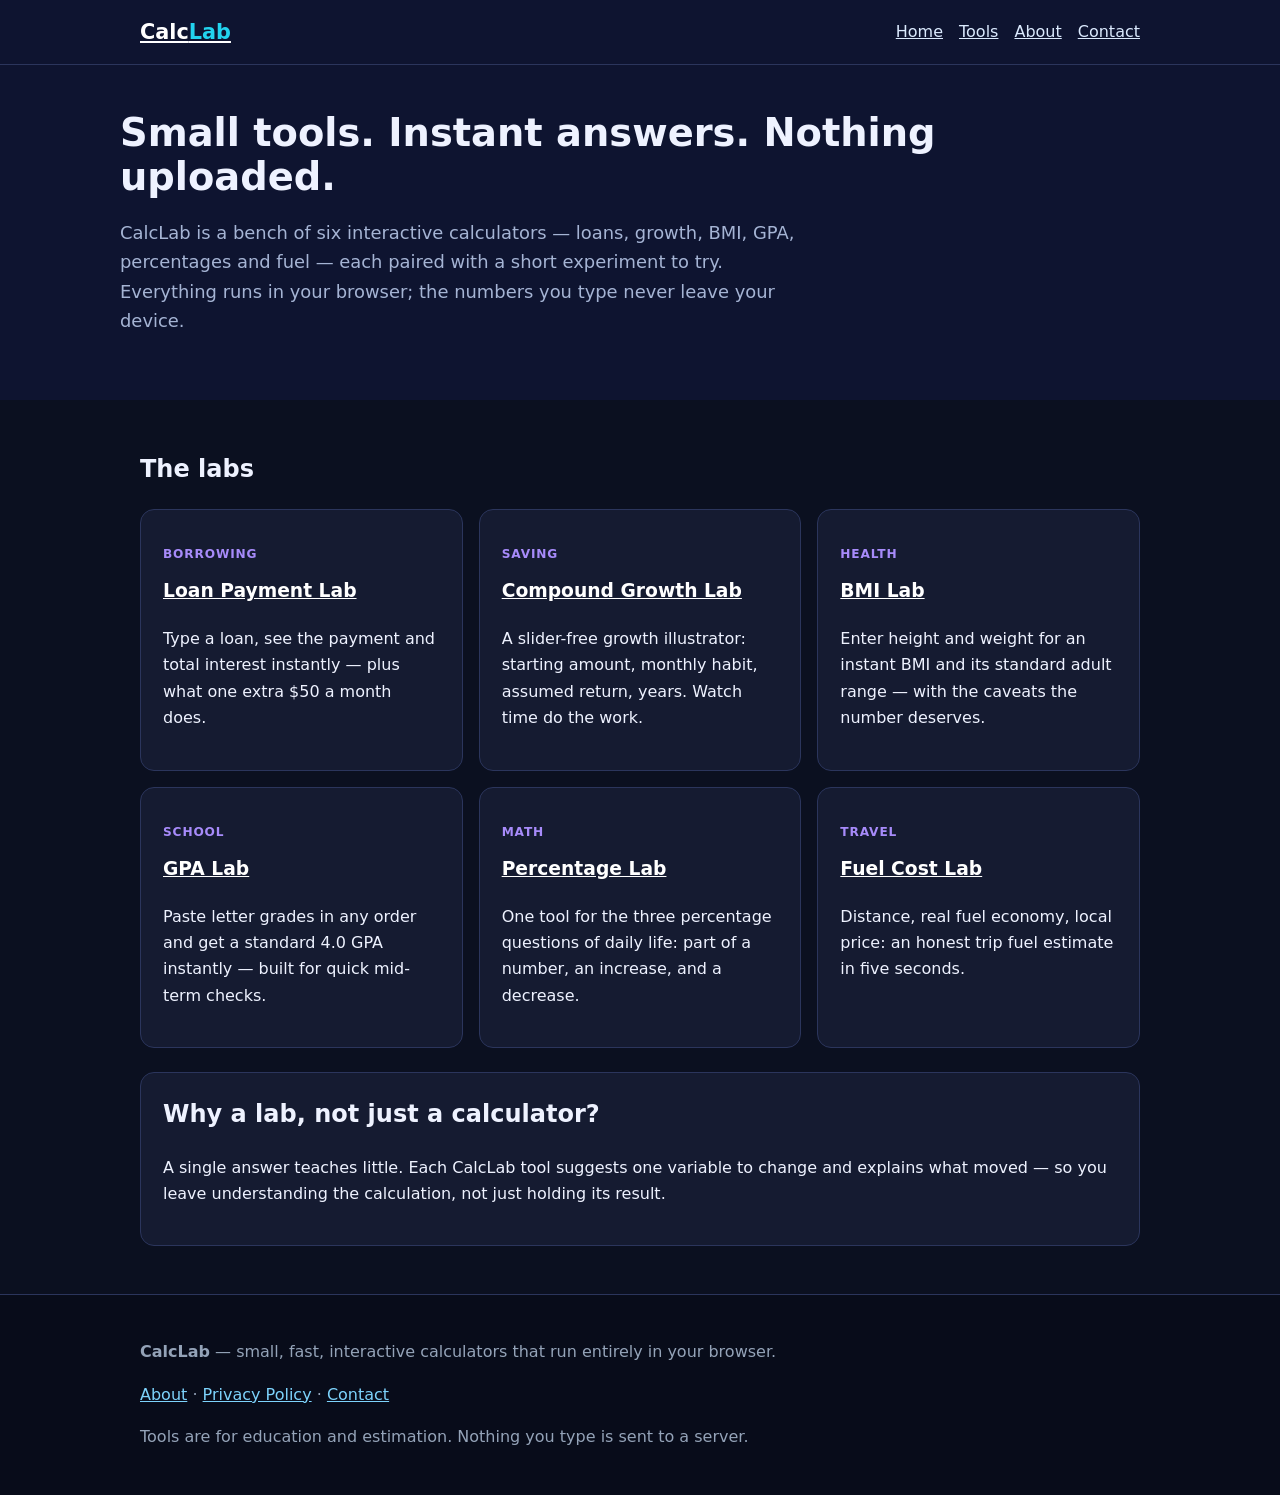
<file: index.html>
<!doctype html><html lang="en"><head><meta charset="utf-8"><meta name="viewport" content="width=device-width,initial-scale=1">
<title>Interactive Calculators That Teach as They Compute | CalcLab</title><meta name="description" content="Six browser-based interactive tools — loan payment, compound growth, BMI, GPA, percentage and fuel cost — each with a guided experiment.">
<meta property="og:title" content="Interactive Calculators That Teach as They Compute"><meta property="og:description" content="Six browser-based interactive tools — loan payment, compound growth, BMI, GPA, percentage and fuel cost — each with a guided experiment.">
<link rel="stylesheet" href="style.css"></head><body>
<header><div class="wrap"><div class="nav"><a class="logo" href="index.html">Calc<span>Lab</span></a><nav><a href="index.html">Home</a><a href="index.html#tools">Tools</a><a href="about.html">About</a><a href="contact.html">Contact</a></nav></div></div></header>
<div style="background:#0e1430"><div class="wrap hero"><h1>Small tools. Instant answers. Nothing uploaded.</h1><p>CalcLab is a bench of six interactive calculators — loans, growth, BMI, GPA, percentages and fuel — each paired with a short experiment to try. Everything runs in your browser; the numbers you type never leave your device.</p></div></div>
<main><div class="wrap"><section id="tools"><h2>The labs</h2><div class="grid"><div class="card"><p class="tag">Borrowing</p><h3><a href="tools/loan-payment-lab.html">Loan Payment Lab</a></h3><p>Type a loan, see the payment and total interest instantly — plus what one extra $50 a month does.</p></div>
<div class="card"><p class="tag">Saving</p><h3><a href="tools/compound-growth-lab.html">Compound Growth Lab</a></h3><p>A slider-free growth illustrator: starting amount, monthly habit, assumed return, years. Watch time do the work.</p></div>
<div class="card"><p class="tag">Health</p><h3><a href="tools/bmi-lab.html">BMI Lab</a></h3><p>Enter height and weight for an instant BMI and its standard adult range — with the caveats the number deserves.</p></div>
<div class="card"><p class="tag">School</p><h3><a href="tools/gpa-lab.html">GPA Lab</a></h3><p>Paste letter grades in any order and get a standard 4.0 GPA instantly — built for quick mid-term checks.</p></div>
<div class="card"><p class="tag">Math</p><h3><a href="tools/percentage-lab.html">Percentage Lab</a></h3><p>One tool for the three percentage questions of daily life: part of a number, an increase, and a decrease.</p></div>
<div class="card"><p class="tag">Travel</p><h3><a href="tools/fuel-cost-lab.html">Fuel Cost Lab</a></h3><p>Distance, real fuel economy, local price: an honest trip fuel estimate in five seconds.</p></div></div></section>
<section class="card" style="margin-top:24px"><h2 style="margin-top:0">Why a lab, not just a calculator?</h2><p>A single answer teaches little. Each CalcLab tool suggests one variable to change and explains what moved — so you leave understanding the calculation, not just holding its result.</p></section></div></main>
<footer><div class="wrap"><p><strong>CalcLab</strong> — small, fast, interactive calculators that run entirely in your browser.</p><p><a href="about.html">About</a> · <a href="privacy.html">Privacy Policy</a> · <a href="contact.html">Contact</a></p><p>Tools are for education and estimation. Nothing you type is sent to a server.</p></div></footer>
<script src="script.js"></script></body></html>
</file>
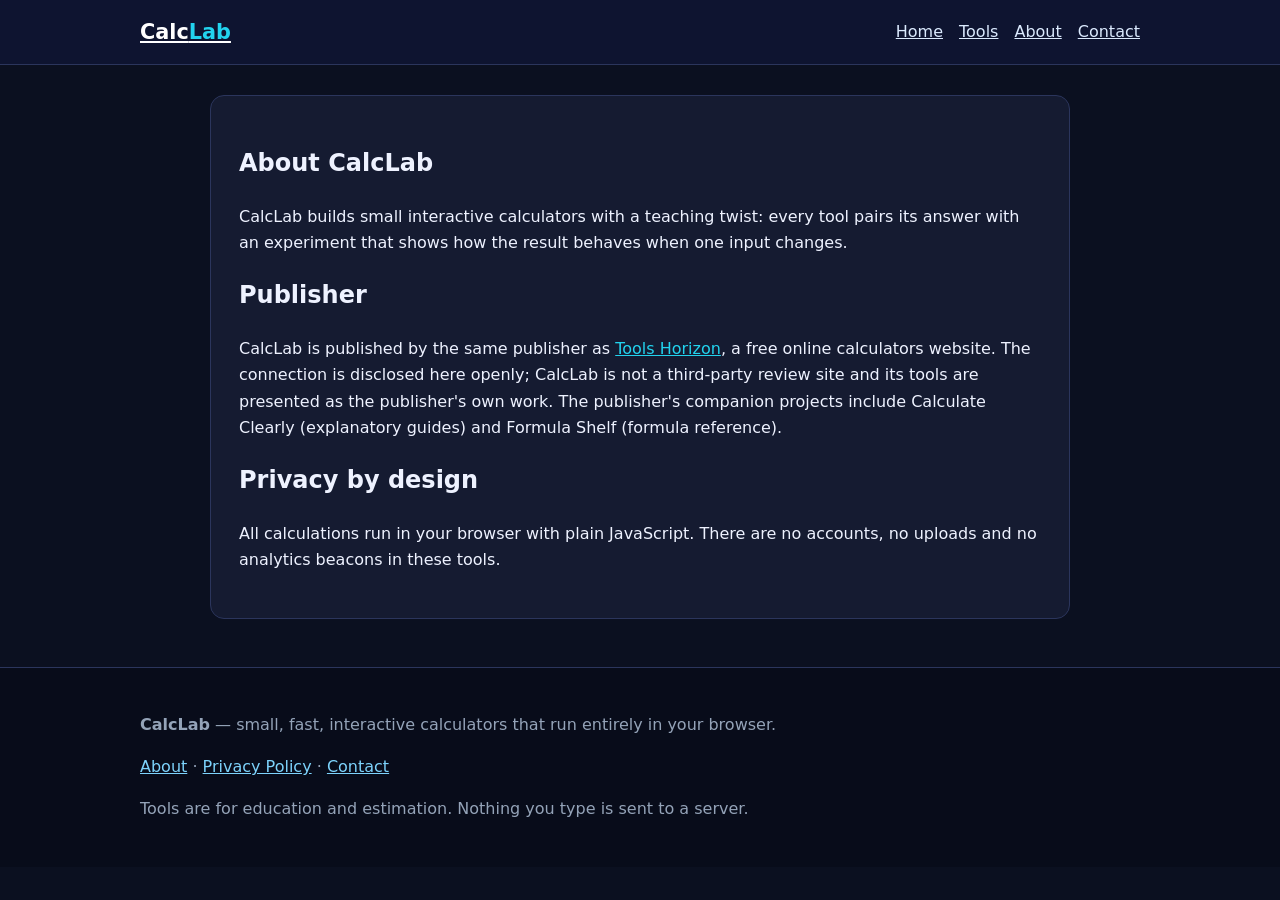
<file: about.html>
<!doctype html><html lang="en"><head><meta charset="utf-8"><meta name="viewport" content="width=device-width,initial-scale=1">
<title>About CalcLab | CalcLab</title><meta name="description" content="About CalcLab — interactive calculator tools and who publishes them.">
<meta property="og:title" content="About CalcLab"><meta property="og:description" content="About CalcLab — interactive calculator tools and who publishes them.">
<link rel="stylesheet" href="style.css"></head><body>
<header><div class="wrap"><div class="nav"><a class="logo" href="index.html">Calc<span>Lab</span></a><nav><a href="index.html">Home</a><a href="index.html#tools">Tools</a><a href="about.html">About</a><a href="contact.html">Contact</a></nav></div></div></header>
<main><div class="wrap"><article><h1>About CalcLab</h1><p>CalcLab builds small interactive calculators with a teaching twist: every tool pairs its answer with an experiment that shows how the result behaves when one input changes.</p><h2>Publisher</h2><p>CalcLab is published by the same publisher as <a href="https://toolshorizon.com/" rel="noopener" target="_blank">Tools Horizon</a>, a free online calculators website. The connection is disclosed here openly; CalcLab is not a third-party review site and its tools are presented as the publisher's own work. The publisher's companion projects include Calculate Clearly (explanatory guides) and Formula Shelf (formula reference).</p><h2>Privacy by design</h2><p>All calculations run in your browser with plain JavaScript. There are no accounts, no uploads and no analytics beacons in these tools.</p></article></div></main>
<footer><div class="wrap"><p><strong>CalcLab</strong> — small, fast, interactive calculators that run entirely in your browser.</p><p><a href="about.html">About</a> · <a href="privacy.html">Privacy Policy</a> · <a href="contact.html">Contact</a></p><p>Tools are for education and estimation. Nothing you type is sent to a server.</p></div></footer>
<script src="script.js"></script></body></html>
</file>
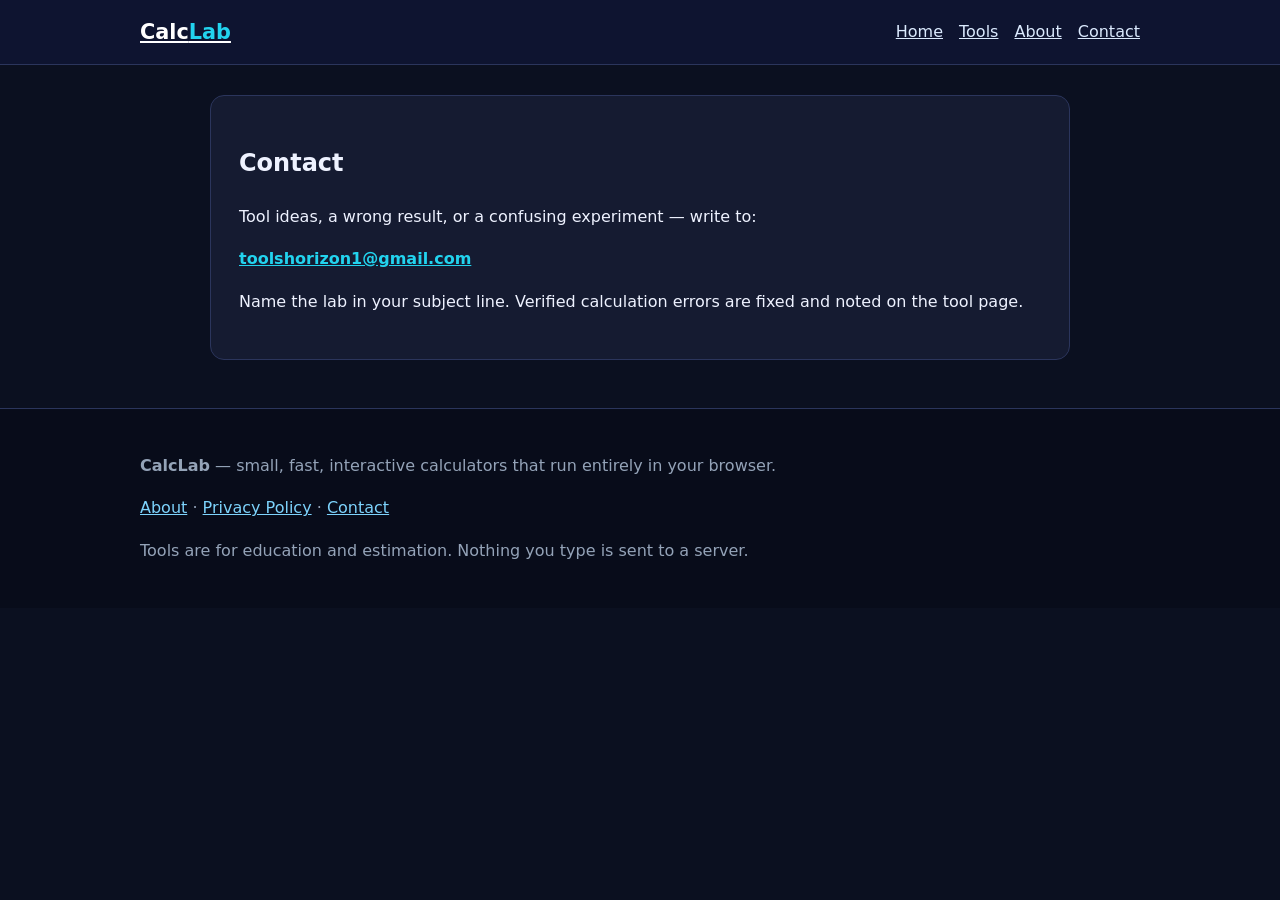
<file: contact.html>
<!doctype html><html lang="en"><head><meta charset="utf-8"><meta name="viewport" content="width=device-width,initial-scale=1">
<title>Contact CalcLab | CalcLab</title><meta name="description" content="Contact the CalcLab team by email.">
<meta property="og:title" content="Contact CalcLab"><meta property="og:description" content="Contact the CalcLab team by email.">
<link rel="stylesheet" href="style.css"></head><body>
<header><div class="wrap"><div class="nav"><a class="logo" href="index.html">Calc<span>Lab</span></a><nav><a href="index.html">Home</a><a href="index.html#tools">Tools</a><a href="about.html">About</a><a href="contact.html">Contact</a></nav></div></div></header>
<main><div class="wrap"><article><h1>Contact</h1><p>Tool ideas, a wrong result, or a confusing experiment — write to:</p><p><strong><a href="mailto:toolshorizon1@gmail.com">toolshorizon1@gmail.com</a></strong></p><p>Name the lab in your subject line. Verified calculation errors are fixed and noted on the tool page.</p></article></div></main>
<footer><div class="wrap"><p><strong>CalcLab</strong> — small, fast, interactive calculators that run entirely in your browser.</p><p><a href="about.html">About</a> · <a href="privacy.html">Privacy Policy</a> · <a href="contact.html">Contact</a></p><p>Tools are for education and estimation. Nothing you type is sent to a server.</p></div></footer>
<script src="script.js"></script></body></html>
</file>
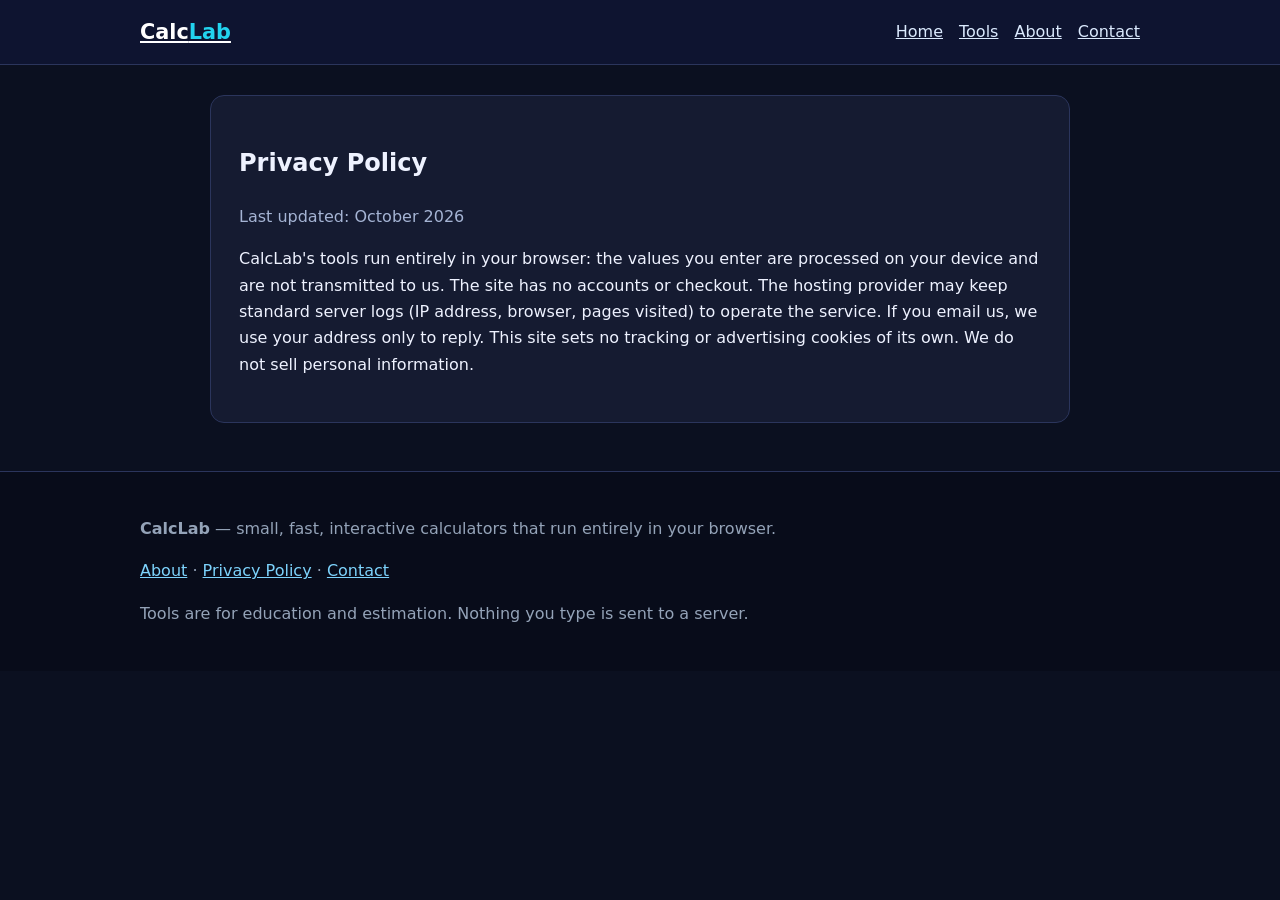
<file: privacy.html>
<!doctype html><html lang="en"><head><meta charset="utf-8"><meta name="viewport" content="width=device-width,initial-scale=1">
<title>Privacy Policy | CalcLab</title><meta name="description" content="CalcLab privacy policy: calculators run locally, no data collected.">
<meta property="og:title" content="Privacy Policy"><meta property="og:description" content="CalcLab privacy policy: calculators run locally, no data collected.">
<link rel="stylesheet" href="style.css"></head><body>
<header><div class="wrap"><div class="nav"><a class="logo" href="index.html">Calc<span>Lab</span></a><nav><a href="index.html">Home</a><a href="index.html#tools">Tools</a><a href="about.html">About</a><a href="contact.html">Contact</a></nav></div></div></header>
<main><div class="wrap"><article><h1>Privacy Policy</h1><p class="meta">Last updated: October 2026</p><p>CalcLab's tools run entirely in your browser: the values you enter are processed on your device and are not transmitted to us. The site has no accounts or checkout. The hosting provider may keep standard server logs (IP address, browser, pages visited) to operate the service. If you email us, we use your address only to reply. This site sets no tracking or advertising cookies of its own. We do not sell personal information.</p></article></div></main>
<footer><div class="wrap"><p><strong>CalcLab</strong> — small, fast, interactive calculators that run entirely in your browser.</p><p><a href="about.html">About</a> · <a href="privacy.html">Privacy Policy</a> · <a href="contact.html">Contact</a></p><p>Tools are for education and estimation. Nothing you type is sent to a server.</p></div></footer>
<script src="script.js"></script></body></html>
</file>
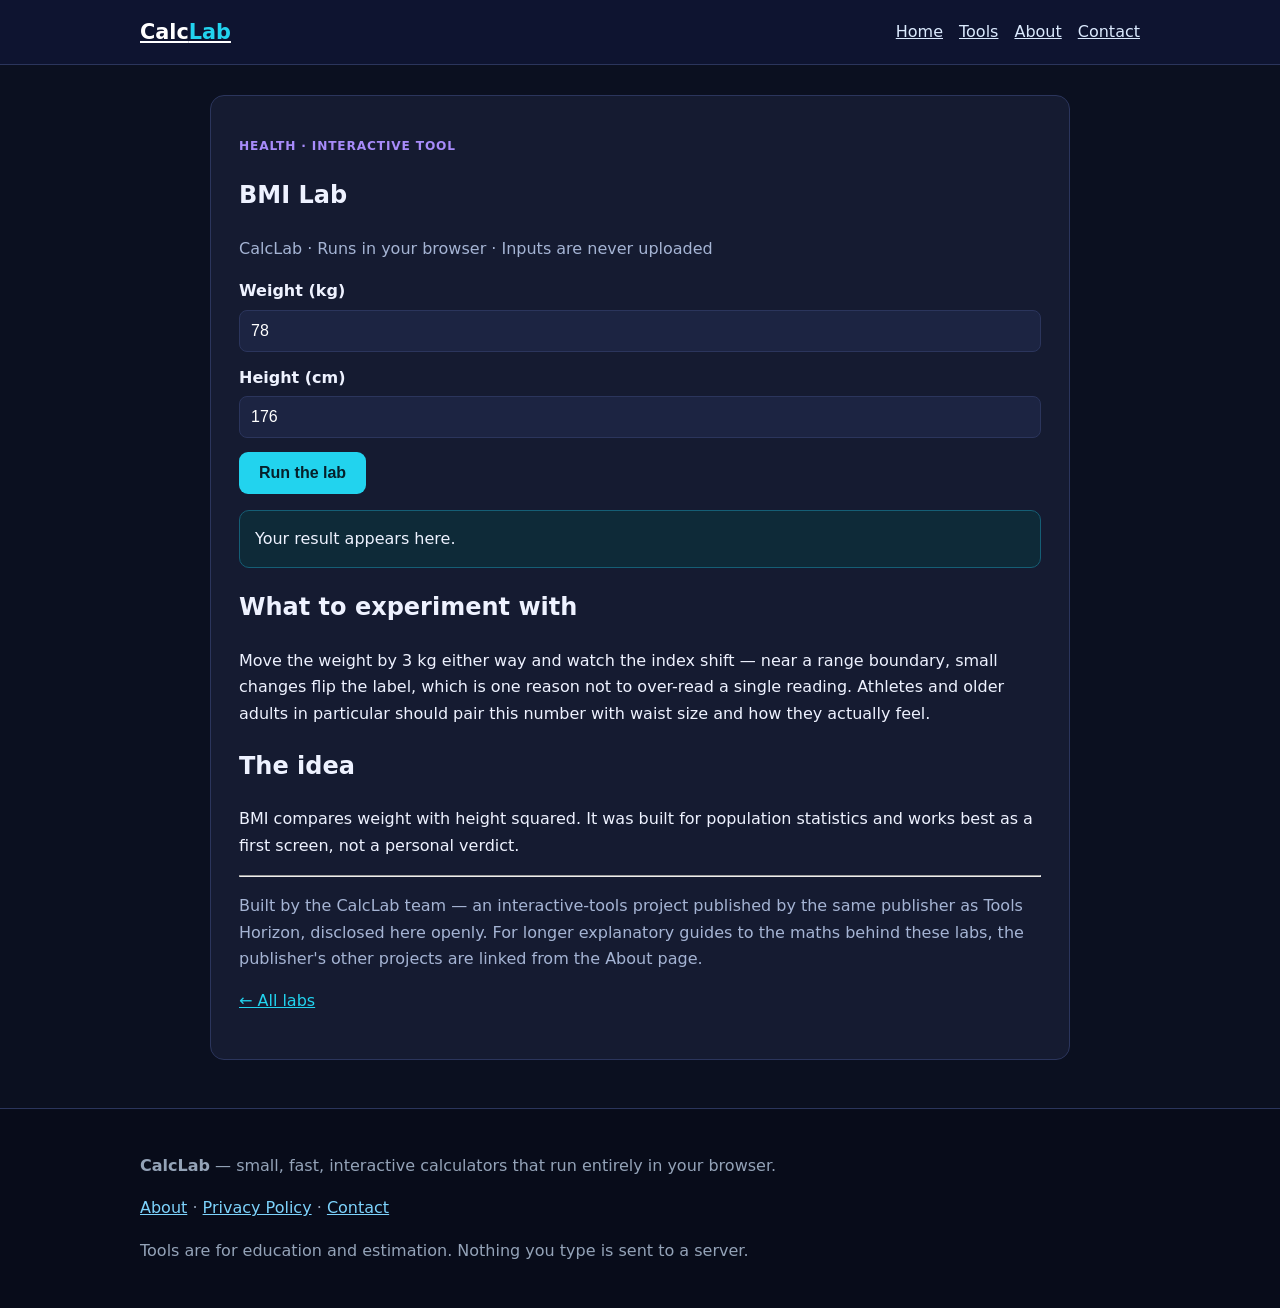
<file: tools/bmi-lab.html>
<!doctype html><html lang="en"><head><meta charset="utf-8"><meta name="viewport" content="width=device-width,initial-scale=1">
<title>BMI Lab | CalcLab</title><meta name="description" content="Enter height and weight for an instant BMI and its standard adult range — with the caveats the number deserves.">
<meta property="og:title" content="BMI Lab"><meta property="og:description" content="Enter height and weight for an instant BMI and its standard adult range — with the caveats the number deserves.">
<link rel="stylesheet" href="../style.css"></head><body>
<header><div class="wrap"><div class="nav"><a class="logo" href="../index.html">Calc<span>Lab</span></a><nav><a href="../index.html">Home</a><a href="../index.html#tools">Tools</a><a href="../about.html">About</a><a href="../contact.html">Contact</a></nav></div></div></header>
<main><div class="wrap"><article><p class="tag">Health · Interactive tool</p><h1>BMI Lab</h1>
<p class="meta">CalcLab · Runs in your browser · Inputs are never uploaded</p><label>Weight (kg)</label><input id="w" type="number" value="78"><label>Height (cm)</label><input id="h" type="number" value="176"><button class="btn" onclick="bmi()">Run the lab</button><div class="result" id="res">Your result appears here.</div>
<h2>What to experiment with</h2><p>Move the weight by 3 kg either way and watch the index shift — near a range boundary, small changes flip the label, which is one reason not to over-read a single reading. Athletes and older adults in particular should pair this number with waist size and how they actually feel.</p><h2>The idea</h2><p>BMI compares weight with height squared. It was built for population statistics and works best as a first screen, not a personal verdict.</p>
<hr><p class="meta">Built by the CalcLab team — an interactive-tools project published by the same publisher as Tools Horizon, disclosed here openly. For longer explanatory guides to the maths behind these labs, the publisher's other projects are linked from the About page.</p>
<p><a href="../index.html#tools">← All labs</a></p></article></div></main>
<footer><div class="wrap"><p><strong>CalcLab</strong> — small, fast, interactive calculators that run entirely in your browser.</p><p><a href="../about.html">About</a> · <a href="../privacy.html">Privacy Policy</a> · <a href="../contact.html">Contact</a></p><p>Tools are for education and estimation. Nothing you type is sent to a server.</p></div></footer>
<script src="../script.js"></script></body></html>
</file>
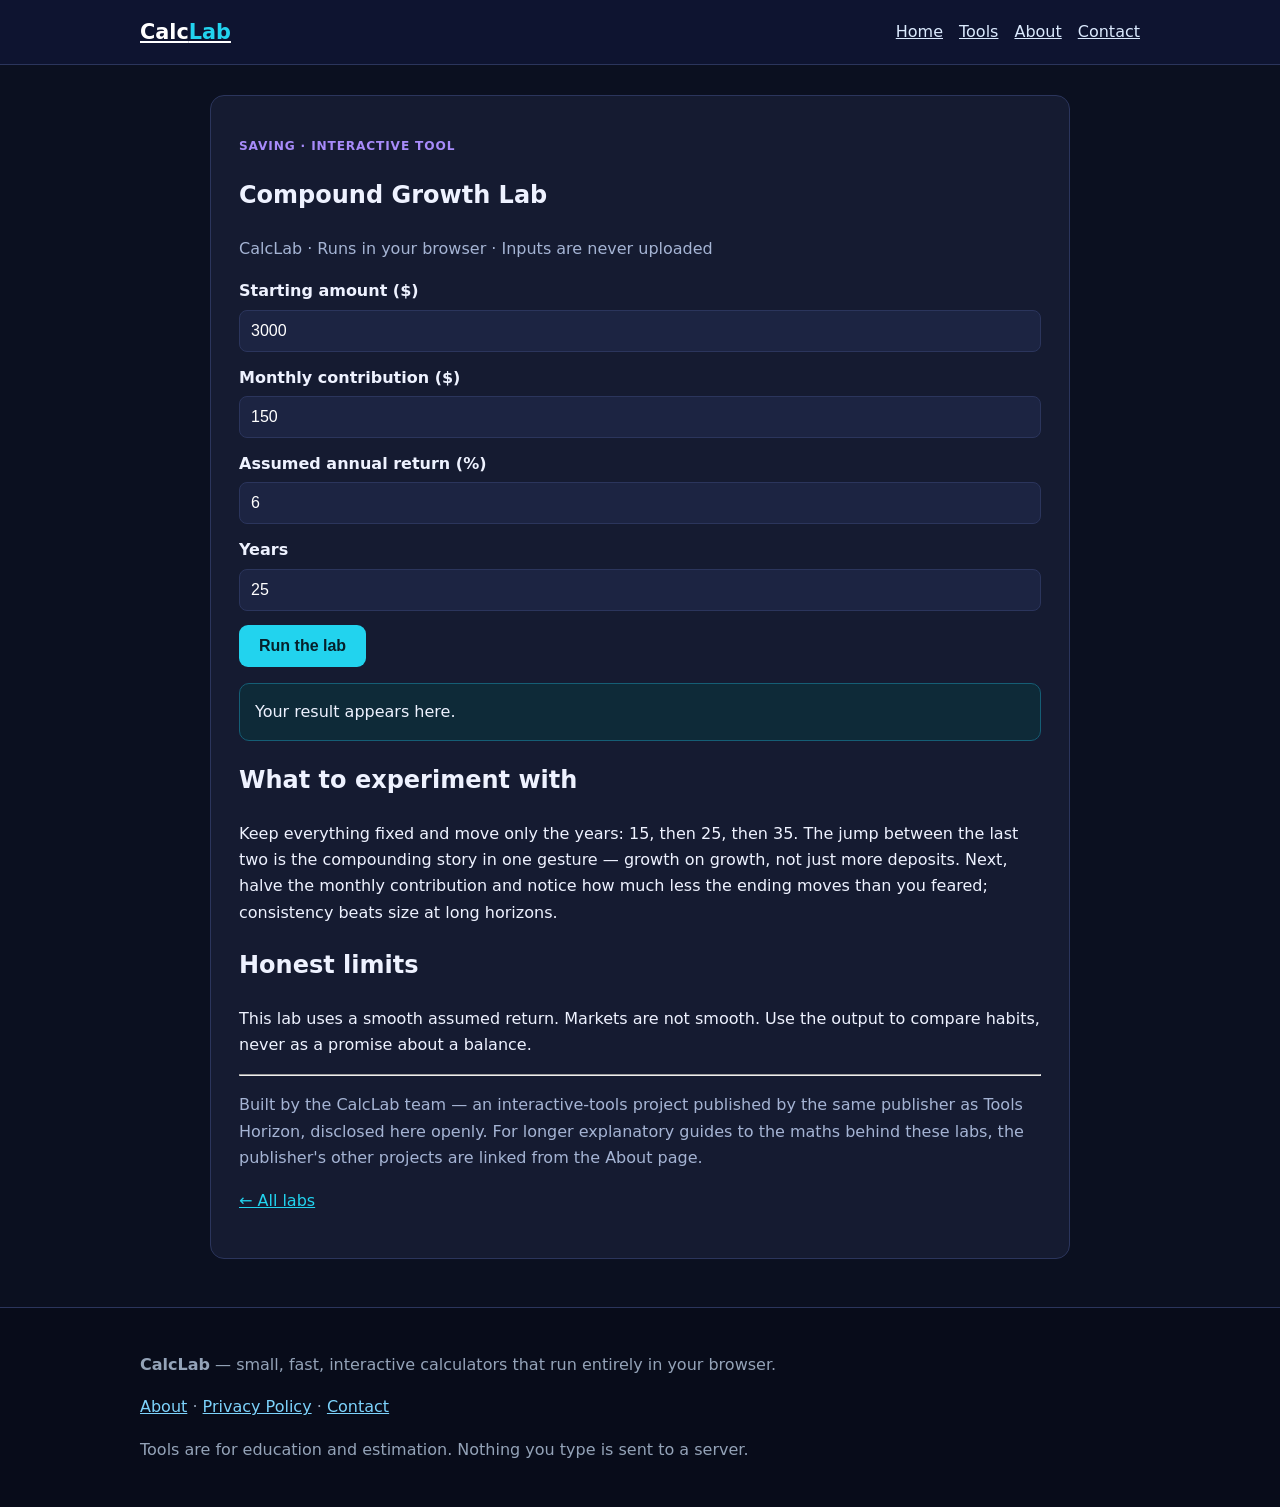
<file: tools/compound-growth-lab.html>
<!doctype html><html lang="en"><head><meta charset="utf-8"><meta name="viewport" content="width=device-width,initial-scale=1">
<title>Compound Growth Lab | CalcLab</title><meta name="description" content="A slider-free growth illustrator: starting amount, monthly habit, assumed return, years. Watch time do the work.">
<meta property="og:title" content="Compound Growth Lab"><meta property="og:description" content="A slider-free growth illustrator: starting amount, monthly habit, assumed return, years. Watch time do the work.">
<link rel="stylesheet" href="../style.css"></head><body>
<header><div class="wrap"><div class="nav"><a class="logo" href="../index.html">Calc<span>Lab</span></a><nav><a href="../index.html">Home</a><a href="../index.html#tools">Tools</a><a href="../about.html">About</a><a href="../contact.html">Contact</a></nav></div></div></header>
<main><div class="wrap"><article><p class="tag">Saving · Interactive tool</p><h1>Compound Growth Lab</h1>
<p class="meta">CalcLab · Runs in your browser · Inputs are never uploaded</p><label>Starting amount ($)</label><input id="p" type="number" value="3000"><label>Monthly contribution ($)</label><input id="c" type="number" value="150"><label>Assumed annual return (%)</label><input id="r" type="number" step="0.1" value="6"><label>Years</label><input id="y" type="number" value="25"><button class="btn" onclick="growth()">Run the lab</button><div class="result" id="res">Your result appears here.</div>
<h2>What to experiment with</h2><p>Keep everything fixed and move only the years: 15, then 25, then 35. The jump between the last two is the compounding story in one gesture — growth on growth, not just more deposits. Next, halve the monthly contribution and notice how much less the ending moves than you feared; consistency beats size at long horizons.</p><h2>Honest limits</h2><p>This lab uses a smooth assumed return. Markets are not smooth. Use the output to compare habits, never as a promise about a balance.</p>
<hr><p class="meta">Built by the CalcLab team — an interactive-tools project published by the same publisher as Tools Horizon, disclosed here openly. For longer explanatory guides to the maths behind these labs, the publisher's other projects are linked from the About page.</p>
<p><a href="../index.html#tools">← All labs</a></p></article></div></main>
<footer><div class="wrap"><p><strong>CalcLab</strong> — small, fast, interactive calculators that run entirely in your browser.</p><p><a href="../about.html">About</a> · <a href="../privacy.html">Privacy Policy</a> · <a href="../contact.html">Contact</a></p><p>Tools are for education and estimation. Nothing you type is sent to a server.</p></div></footer>
<script src="../script.js"></script></body></html>
</file>
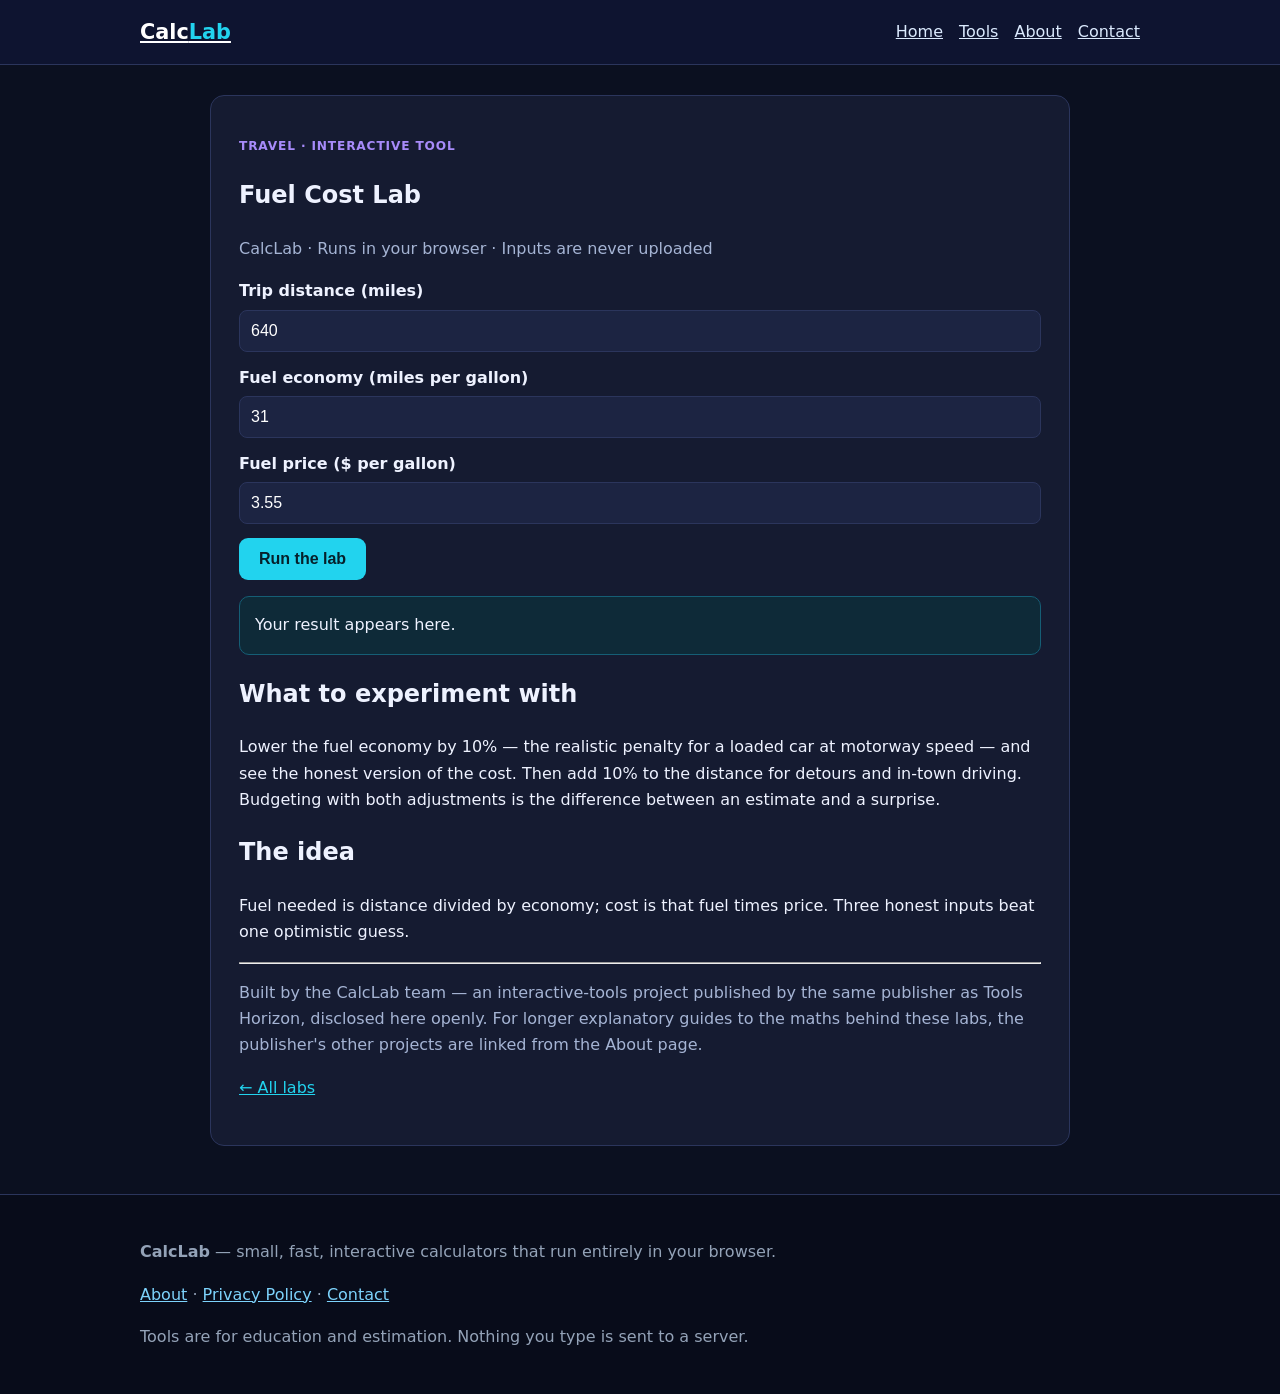
<file: tools/fuel-cost-lab.html>
<!doctype html><html lang="en"><head><meta charset="utf-8"><meta name="viewport" content="width=device-width,initial-scale=1">
<title>Fuel Cost Lab | CalcLab</title><meta name="description" content="Distance, real fuel economy, local price: an honest trip fuel estimate in five seconds.">
<meta property="og:title" content="Fuel Cost Lab"><meta property="og:description" content="Distance, real fuel economy, local price: an honest trip fuel estimate in five seconds.">
<link rel="stylesheet" href="../style.css"></head><body>
<header><div class="wrap"><div class="nav"><a class="logo" href="../index.html">Calc<span>Lab</span></a><nav><a href="../index.html">Home</a><a href="../index.html#tools">Tools</a><a href="../about.html">About</a><a href="../contact.html">Contact</a></nav></div></div></header>
<main><div class="wrap"><article><p class="tag">Travel · Interactive tool</p><h1>Fuel Cost Lab</h1>
<p class="meta">CalcLab · Runs in your browser · Inputs are never uploaded</p><label>Trip distance (miles)</label><input id="d" type="number" value="640"><label>Fuel economy (miles per gallon)</label><input id="e" type="number" value="31"><label>Fuel price ($ per gallon)</label><input id="pr" type="number" step="0.05" value="3.55"><button class="btn" onclick="fuel()">Run the lab</button><div class="result" id="res">Your result appears here.</div>
<h2>What to experiment with</h2><p>Lower the fuel economy by 10% — the realistic penalty for a loaded car at motorway speed — and see the honest version of the cost. Then add 10% to the distance for detours and in-town driving. Budgeting with both adjustments is the difference between an estimate and a surprise.</p><h2>The idea</h2><p>Fuel needed is distance divided by economy; cost is that fuel times price. Three honest inputs beat one optimistic guess.</p>
<hr><p class="meta">Built by the CalcLab team — an interactive-tools project published by the same publisher as Tools Horizon, disclosed here openly. For longer explanatory guides to the maths behind these labs, the publisher's other projects are linked from the About page.</p>
<p><a href="../index.html#tools">← All labs</a></p></article></div></main>
<footer><div class="wrap"><p><strong>CalcLab</strong> — small, fast, interactive calculators that run entirely in your browser.</p><p><a href="../about.html">About</a> · <a href="../privacy.html">Privacy Policy</a> · <a href="../contact.html">Contact</a></p><p>Tools are for education and estimation. Nothing you type is sent to a server.</p></div></footer>
<script src="../script.js"></script></body></html>
</file>
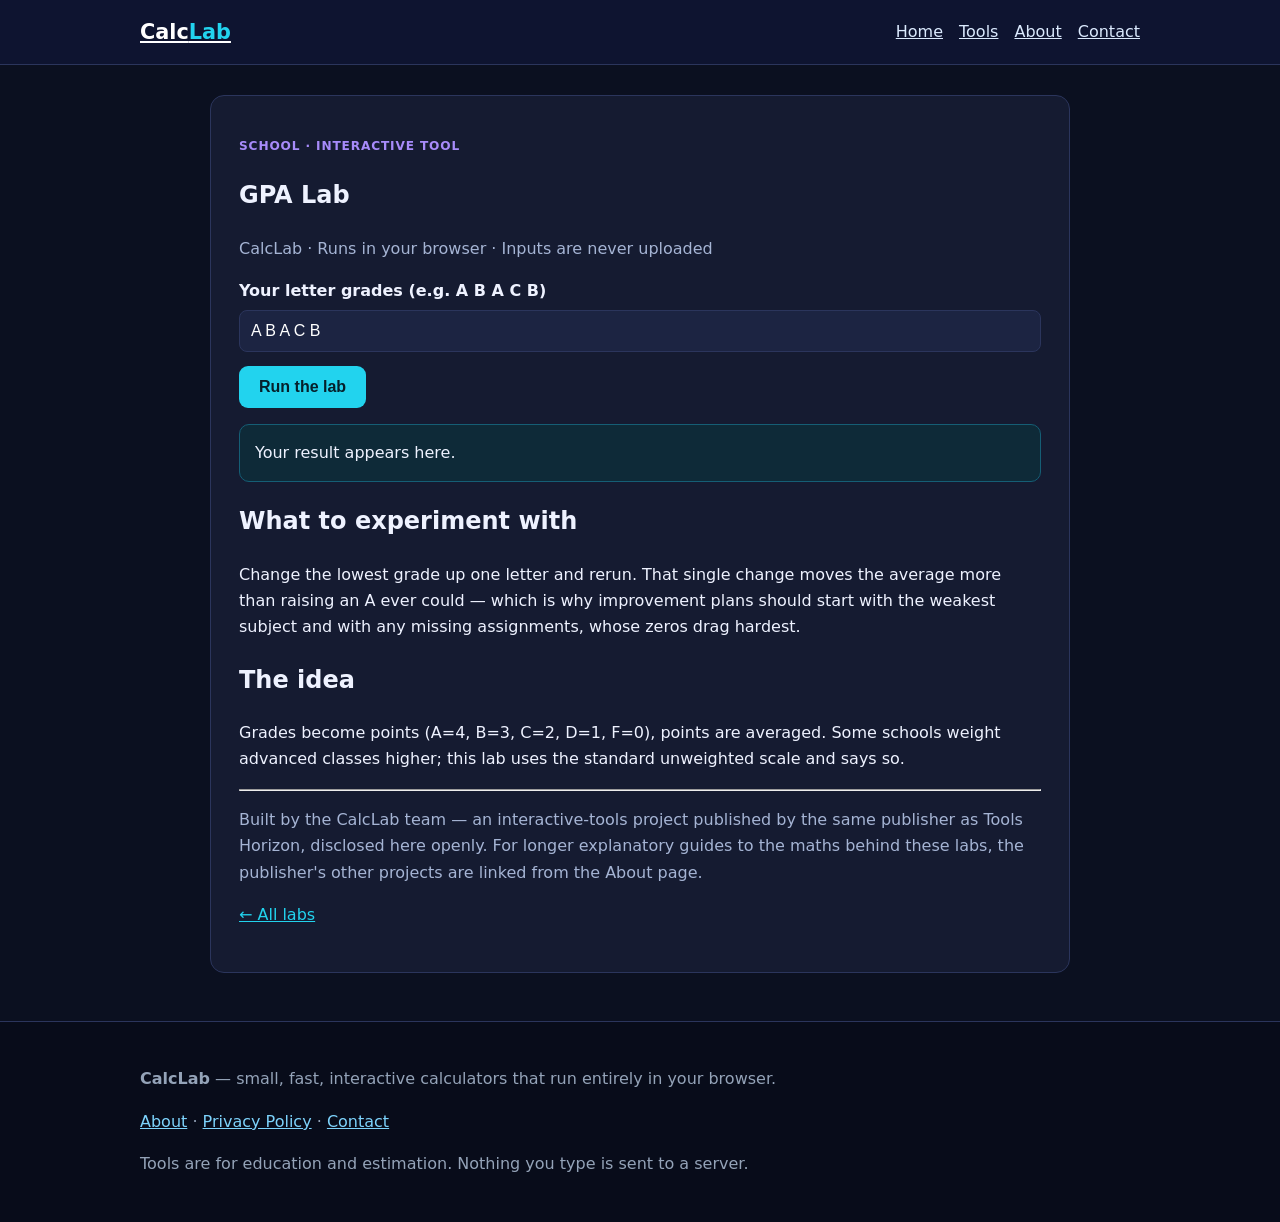
<file: tools/gpa-lab.html>
<!doctype html><html lang="en"><head><meta charset="utf-8"><meta name="viewport" content="width=device-width,initial-scale=1">
<title>GPA Lab | CalcLab</title><meta name="description" content="Paste letter grades in any order and get a standard 4.0 GPA instantly — built for quick mid-term checks.">
<meta property="og:title" content="GPA Lab"><meta property="og:description" content="Paste letter grades in any order and get a standard 4.0 GPA instantly — built for quick mid-term checks.">
<link rel="stylesheet" href="../style.css"></head><body>
<header><div class="wrap"><div class="nav"><a class="logo" href="../index.html">Calc<span>Lab</span></a><nav><a href="../index.html">Home</a><a href="../index.html#tools">Tools</a><a href="../about.html">About</a><a href="../contact.html">Contact</a></nav></div></div></header>
<main><div class="wrap"><article><p class="tag">School · Interactive tool</p><h1>GPA Lab</h1>
<p class="meta">CalcLab · Runs in your browser · Inputs are never uploaded</p><label>Your letter grades (e.g. A B A C B)</label><input id="grades" type="text" value="A B A C B"><button class="btn" onclick="gpa()">Run the lab</button><div class="result" id="res">Your result appears here.</div>
<h2>What to experiment with</h2><p>Change the lowest grade up one letter and rerun. That single change moves the average more than raising an A ever could — which is why improvement plans should start with the weakest subject and with any missing assignments, whose zeros drag hardest.</p><h2>The idea</h2><p>Grades become points (A=4, B=3, C=2, D=1, F=0), points are averaged. Some schools weight advanced classes higher; this lab uses the standard unweighted scale and says so.</p>
<hr><p class="meta">Built by the CalcLab team — an interactive-tools project published by the same publisher as Tools Horizon, disclosed here openly. For longer explanatory guides to the maths behind these labs, the publisher's other projects are linked from the About page.</p>
<p><a href="../index.html#tools">← All labs</a></p></article></div></main>
<footer><div class="wrap"><p><strong>CalcLab</strong> — small, fast, interactive calculators that run entirely in your browser.</p><p><a href="../about.html">About</a> · <a href="../privacy.html">Privacy Policy</a> · <a href="../contact.html">Contact</a></p><p>Tools are for education and estimation. Nothing you type is sent to a server.</p></div></footer>
<script src="../script.js"></script></body></html>
</file>
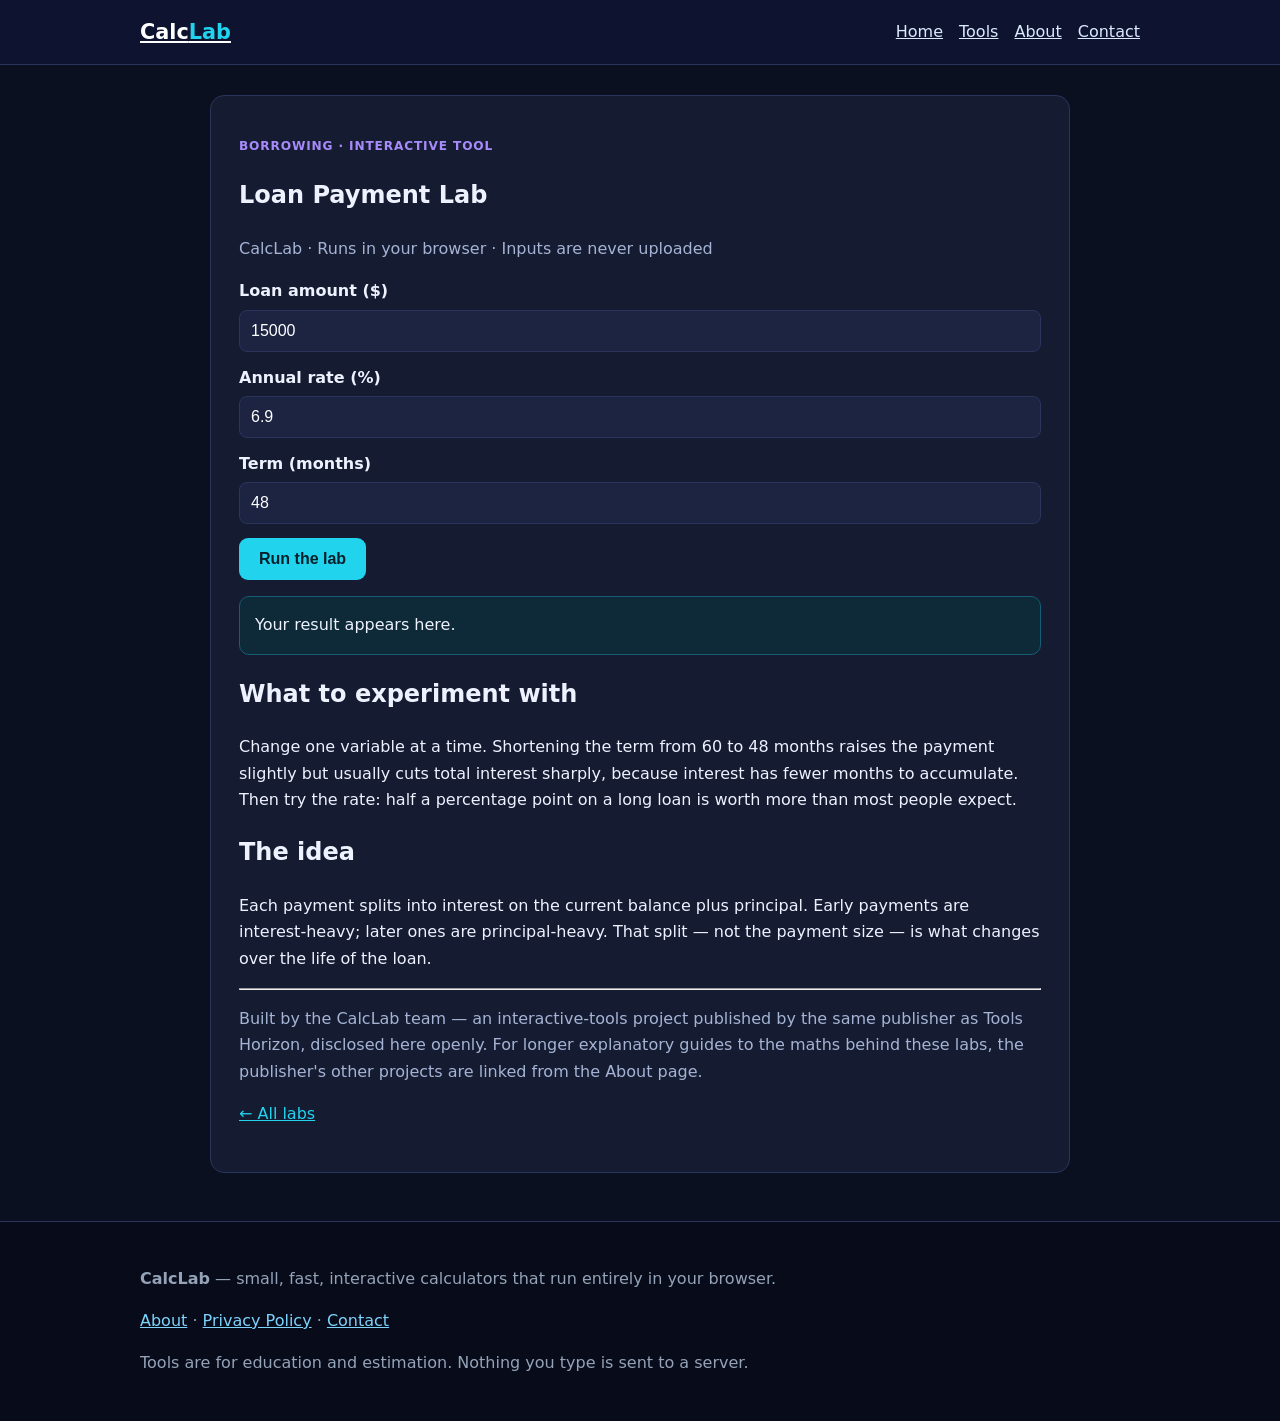
<file: tools/loan-payment-lab.html>
<!doctype html><html lang="en"><head><meta charset="utf-8"><meta name="viewport" content="width=device-width,initial-scale=1">
<title>Loan Payment Lab | CalcLab</title><meta name="description" content="Type a loan, see the payment and total interest instantly — plus what one extra $50 a month does.">
<meta property="og:title" content="Loan Payment Lab"><meta property="og:description" content="Type a loan, see the payment and total interest instantly — plus what one extra $50 a month does.">
<link rel="stylesheet" href="../style.css"></head><body>
<header><div class="wrap"><div class="nav"><a class="logo" href="../index.html">Calc<span>Lab</span></a><nav><a href="../index.html">Home</a><a href="../index.html#tools">Tools</a><a href="../about.html">About</a><a href="../contact.html">Contact</a></nav></div></div></header>
<main><div class="wrap"><article><p class="tag">Borrowing · Interactive tool</p><h1>Loan Payment Lab</h1>
<p class="meta">CalcLab · Runs in your browser · Inputs are never uploaded</p><label>Loan amount ($)</label><input id="p" type="number" value="15000"><label>Annual rate (%)</label><input id="r" type="number" step="0.1" value="6.9"><label>Term (months)</label><input id="n" type="number" value="48"><button class="btn" onclick="loan()">Run the lab</button><div class="result" id="res">Your result appears here.</div>
<h2>What to experiment with</h2><p>Change one variable at a time. Shortening the term from 60 to 48 months raises the payment slightly but usually cuts total interest sharply, because interest has fewer months to accumulate. Then try the rate: half a percentage point on a long loan is worth more than most people expect.</p><h2>The idea</h2><p>Each payment splits into interest on the current balance plus principal. Early payments are interest-heavy; later ones are principal-heavy. That split — not the payment size — is what changes over the life of the loan.</p>
<hr><p class="meta">Built by the CalcLab team — an interactive-tools project published by the same publisher as Tools Horizon, disclosed here openly. For longer explanatory guides to the maths behind these labs, the publisher's other projects are linked from the About page.</p>
<p><a href="../index.html#tools">← All labs</a></p></article></div></main>
<footer><div class="wrap"><p><strong>CalcLab</strong> — small, fast, interactive calculators that run entirely in your browser.</p><p><a href="../about.html">About</a> · <a href="../privacy.html">Privacy Policy</a> · <a href="../contact.html">Contact</a></p><p>Tools are for education and estimation. Nothing you type is sent to a server.</p></div></footer>
<script src="../script.js"></script></body></html>
</file>
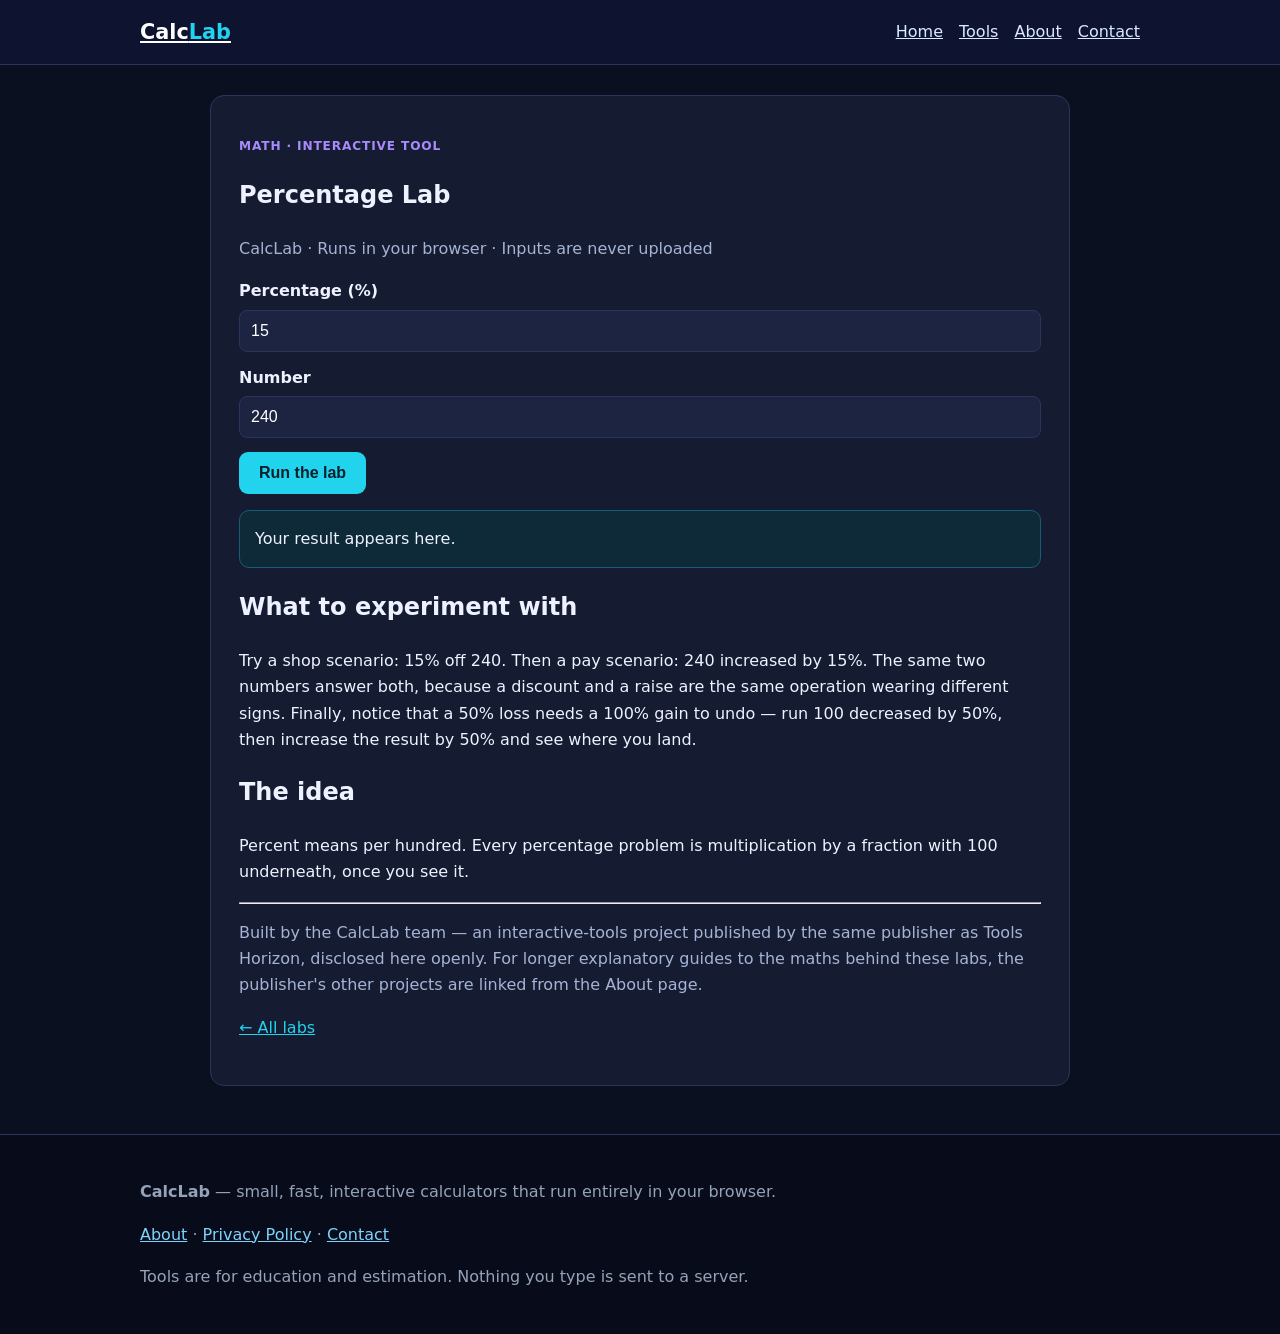
<file: tools/percentage-lab.html>
<!doctype html><html lang="en"><head><meta charset="utf-8"><meta name="viewport" content="width=device-width,initial-scale=1">
<title>Percentage Lab | CalcLab</title><meta name="description" content="One tool for the three percentage questions of daily life: part of a number, an increase, and a decrease.">
<meta property="og:title" content="Percentage Lab"><meta property="og:description" content="One tool for the three percentage questions of daily life: part of a number, an increase, and a decrease.">
<link rel="stylesheet" href="../style.css"></head><body>
<header><div class="wrap"><div class="nav"><a class="logo" href="../index.html">Calc<span>Lab</span></a><nav><a href="../index.html">Home</a><a href="../index.html#tools">Tools</a><a href="../about.html">About</a><a href="../contact.html">Contact</a></nav></div></div></header>
<main><div class="wrap"><article><p class="tag">Math · Interactive tool</p><h1>Percentage Lab</h1>
<p class="meta">CalcLab · Runs in your browser · Inputs are never uploaded</p><label>Percentage (%)</label><input id="a" type="number" value="15"><label>Number</label><input id="b" type="number" value="240"><button class="btn" onclick="pct()">Run the lab</button><div class="result" id="res">Your result appears here.</div>
<h2>What to experiment with</h2><p>Try a shop scenario: 15% off 240. Then a pay scenario: 240 increased by 15%. The same two numbers answer both, because a discount and a raise are the same operation wearing different signs. Finally, notice that a 50% loss needs a 100% gain to undo — run 100 decreased by 50%, then increase the result by 50% and see where you land.</p><h2>The idea</h2><p>Percent means per hundred. Every percentage problem is multiplication by a fraction with 100 underneath, once you see it.</p>
<hr><p class="meta">Built by the CalcLab team — an interactive-tools project published by the same publisher as Tools Horizon, disclosed here openly. For longer explanatory guides to the maths behind these labs, the publisher's other projects are linked from the About page.</p>
<p><a href="../index.html#tools">← All labs</a></p></article></div></main>
<footer><div class="wrap"><p><strong>CalcLab</strong> — small, fast, interactive calculators that run entirely in your browser.</p><p><a href="../about.html">About</a> · <a href="../privacy.html">Privacy Policy</a> · <a href="../contact.html">Contact</a></p><p>Tools are for education and estimation. Nothing you type is sent to a server.</p></div></footer>
<script src="../script.js"></script></body></html>
</file>
<file: style.css>
:root{--bg:#0b1020;--panel:#151b31;--panel2:#1c2442;--ink:#eef2ff;--muted:#a5b4d4;--acc:#22d3ee;--acc2:#a78bfa;--line:#2b355c}
*{box-sizing:border-box}body{margin:0;font-family:system-ui,-apple-system,Segoe UI,Roboto,Arial,sans-serif;background:var(--bg);color:var(--ink);line-height:1.65}
a{color:var(--acc)}header{background:#0e1430;border-bottom:1px solid var(--line)}.wrap{max-width:1040px;margin:0 auto;padding:0 20px}
.nav{display:flex;justify-content:space-between;align-items:center;padding:15px 0;flex-wrap:wrap;gap:10px}.logo{font-weight:800;color:#fff;font-size:1.3rem}.logo span{color:var(--acc)}nav a{color:#dbeafe;margin-left:16px}
.hero{padding:46px 0}.hero h1{font-size:2.4rem;line-height:1.15;margin:0 0 12px}.hero p{color:var(--muted);font-size:1.12rem;max-width:700px}
main{padding:30px 0 48px}.grid{display:grid;grid-template-columns:repeat(auto-fit,minmax(280px,1fr));gap:16px}
.card{background:var(--panel);border:1px solid var(--line);border-radius:14px;padding:22px}.card h3{margin-top:0}.card h3 a{color:#fff}
.tag{font-size:.76rem;letter-spacing:.07em;text-transform:uppercase;color:var(--acc2);font-weight:700}
article{background:var(--panel);border:1px solid var(--line);border-radius:14px;padding:28px;max-width:860px;margin:0 auto}
label{display:block;font-weight:600;margin:13px 0 5px}input,select{width:100%;padding:11px;border:1px solid var(--line);border-radius:8px;background:var(--panel2);color:#fff;font-size:1rem}
.btn{display:inline-block;background:var(--acc);color:#06202b;border:none;padding:12px 20px;border-radius:9px;font-weight:800;cursor:pointer;margin-top:14px;font-size:1rem}
.result{background:#0e2a38;border:1px solid #155e75;padding:15px;border-radius:10px;margin-top:16px}
.meta{color:var(--muted)}footer{background:#080c1a;color:#94a3b8;padding:28px 0;border-top:1px solid var(--line)}footer a{color:#7dd3fc}
@media(max-width:640px){.hero h1{font-size:1.9rem}article{padding:18px}}
</file>
